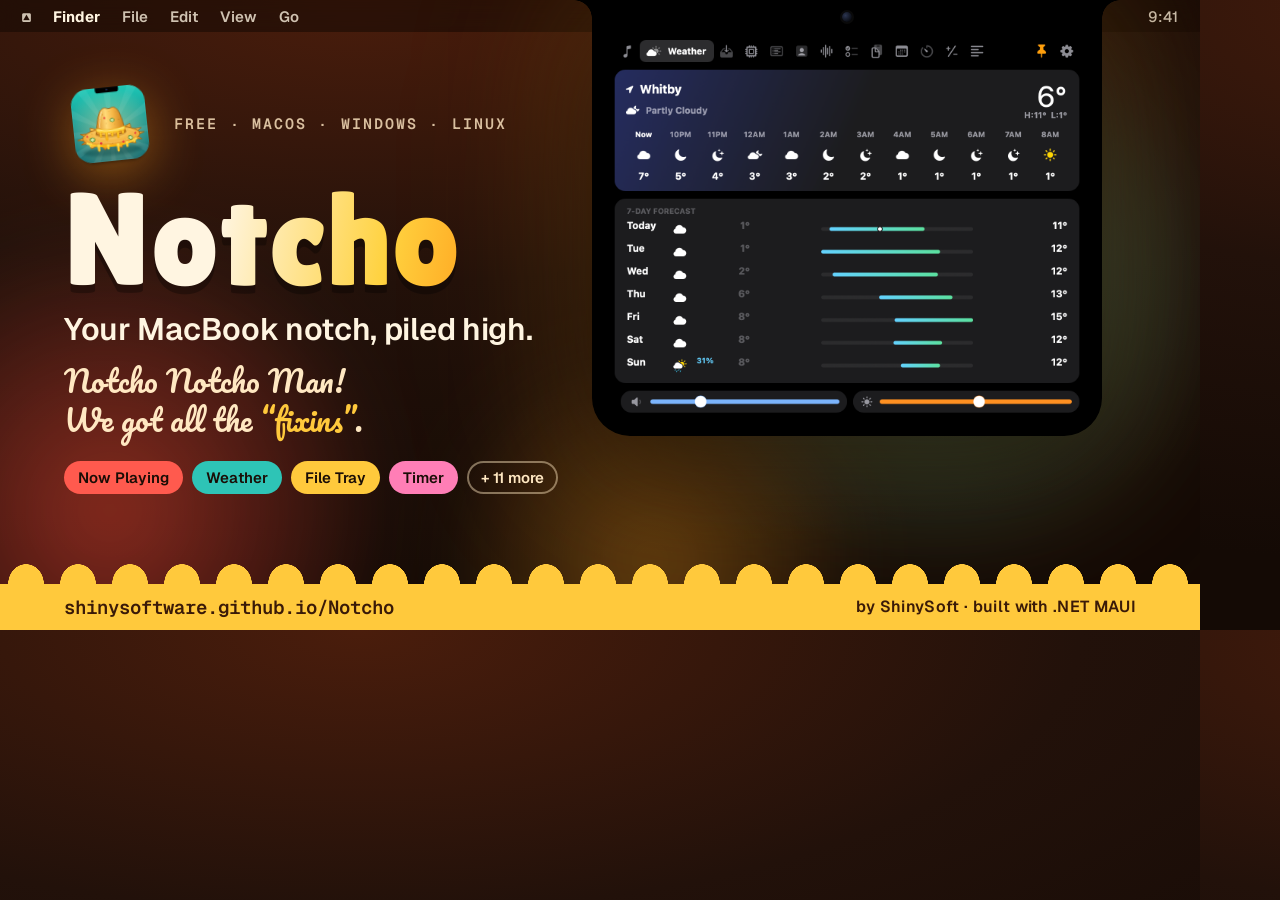
<file: docs/brand/social-card.html>
<!doctype html>
<!-- The website's social preview (og:image), 1200x630. Render it to website/assets/social-card.png with (macOS):
     "/Applications/Microsoft Edge.app/Contents/MacOS/Microsoft Edge" --headless --hide-scrollbars --force-device-scale-factor=1 \
       --virtual-time-budget=8000 --window-size=1200,630 --screenshot=website/assets/social-card.png docs/brand/social-card.html -->
<html lang="en">
<head>
<meta charset="utf-8">
<link rel="stylesheet" href="https://fonts.googleapis.com/css2?family=Lilita+One&family=Pacifico&family=Geist:wght@400..700&family=Geist+Mono:wght@500;600&display=swap">
<style>
  * { box-sizing: border-box; }
  html, body { margin: 0; width: 1200px; height: 630px; overflow: hidden; }
  body { position: relative; background: radial-gradient(120% 90% at 30% 0%, #4a1d0c, #22110a 50%, #140a05); color: #fff5e1; font-family: "Geist", system-ui, sans-serif; -webkit-font-smoothing: antialiased; }

  .blob { position: absolute; border-radius: 50%; mix-blend-mode: screen; opacity: .55; filter: blur(30px); }
  .b1 { width: 620px; height: 620px; left: -200px; top: 200px; background: radial-gradient(circle, #e63b2e, transparent 65%); }
  .b2 { width: 640px; height: 640px; right: -60px; top: -40px; background: radial-gradient(circle, #14988c, transparent 65%); }
  .b3 { width: 460px; height: 460px; left: 420px; top: 330px; background: radial-gradient(circle, #ff9f1c, transparent 65%); opacity: .35; }

  /* A macOS menu bar, so the panel reads as growing out of the notch. */
  .menubar { position: absolute; left: 0; right: 0; top: 0; height: 32px; background: rgba(20, 10, 5, .55); backdrop-filter: blur(10px);
    display: flex; align-items: center; justify-content: space-between; padding: 0 22px; font: 600 15px/1 "Geist", sans-serif; color: rgba(255, 245, 225, .78); }
  .menubar .l { display: flex; gap: 22px; }
  .menubar .l b { font-weight: 700; color: #fff5e1; }
  .menubar .r { display: flex; gap: 18px; font-weight: 500; }

  /* The open notch: flush with the top edge, curving out into the menu bar like the real one. */
  .notch { position: absolute; top: 0; left: 592px; width: 510px; padding: 34px 12px 12px; background: #000; border-radius: 0 0 38px 38px;
    filter: drop-shadow(0 30px 60px rgba(0, 0, 0, .55)) drop-shadow(0 0 70px rgba(255, 159, 28, .28)); }
  .notch::before, .notch::after { content: ""; position: absolute; top: 0; width: 18px; height: 18px; }
  .notch::before { right: 100%; background: radial-gradient(circle at 0 100%, transparent 17.5px, #000 18px); }
  .notch::after { left: 100%; background: radial-gradient(circle at 100% 100%, transparent 17.5px, #000 18px); }
  .cam { position: absolute; top: 12px; left: 50%; width: 10px; height: 10px; margin-left: -5px; border-radius: 50%; background: radial-gradient(circle at 35% 35%, #2b3550, #0b0d14 70%); box-shadow: 0 0 0 2px #0a0a0a; }
  .notch img { display: block; width: 100%; border-radius: 26px; }

  .copy { position: absolute; left: 64px; top: 78px; width: 520px; }
  .eyebrow { display: flex; align-items: center; gap: 18px; }
  .eyebrow img { width: 92px; height: 92px; transform: rotate(-6deg); filter: drop-shadow(0 12px 26px rgba(255, 159, 28, .45)); }
  .eyebrow span { font: 600 15px/1.5 "Geist Mono", monospace; letter-spacing: .14em; text-transform: uppercase; color: #d9bf9f; }
  h1 { margin: 6px 0 0; font: 400 132px/.95 "Lilita One", system-ui, sans-serif; letter-spacing: .005em; filter: drop-shadow(0 8px 0 rgba(0, 0, 0, .3));
    background: linear-gradient(100deg, #fff5e1 30%, #ffd23f 62%, #ff9f1c 82%, #ff5a4e); -webkit-background-clip: text; background-clip: text; color: transparent; }
  .tag { margin: 10px 0 0; font: 600 31px/1.2 "Geist", sans-serif; letter-spacing: -.01em; }
  .slogan { margin: 12px 0 0; font: 400 30px/1.3 "Pacifico", cursive; color: #ffe8c2; }
  .slogan b { font-weight: 400; color: #ffc93c; }
  .chips { margin-top: 22px; display: flex; flex-wrap: wrap; gap: 9px; max-width: 520px; }
  .chip { font: 600 15px/1 "Geist", sans-serif; padding: 9px 14px; border-radius: 999px; color: #1a0d06; background: var(--c); }
  .chip.more { background: transparent; color: #ffe8c2; box-shadow: inset 0 0 0 2px rgba(255, 232, 194, .45); }

  .drip { position: absolute; left: 0; right: 0; bottom: 0; height: 46px; background: #ffc93c; display: flex; align-items: center; justify-content: space-between; padding: 0 64px; }
  .drip::before { content: ""; position: absolute; left: 0; right: 0; bottom: 100%; height: 30px; background: radial-gradient(18px 20px at 50% 100%, #ffc93c 98%, transparent) 0 0 / 52px 30px repeat-x; }
  .drip span { position: relative; font: 600 19px/1 "Geist Mono", monospace; color: #3a1a08; }
  .drip span.by { font: 600 16px/1 "Geist", sans-serif; letter-spacing: .02em; }
</style>
</head>
<body>
  <span class="blob b1"></span><span class="blob b2"></span><span class="blob b3"></span>

  <div class="menubar">
    <div class="l"><span>&#63743;</span><b>Finder</b><span>File</span><span>Edit</span><span>View</span><span>Go</span></div>
    <div class="r"><span>9:41</span></div>
  </div>

  <div class="notch">
    <span class="cam"></span>
    <img src="../screenshots/weather.png" alt="">
  </div>

  <div class="copy">
    <div class="eyebrow">
      <img src="../../website/assets/icon.svg" alt="">
      <span>Free · macOS · Windows · Linux</span>
    </div>
    <h1>Notcho</h1>
    <p class="tag">Your MacBook notch, piled high.</p>
    <p class="slogan">Notcho Notcho Man!<br>We got all the <b>“fixins”</b>.</p>
    <div class="chips">
      <span class="chip" style="--c:#ff5a4e">Now Playing</span>
      <span class="chip" style="--c:#2ec4b6">Weather</span>
      <span class="chip" style="--c:#ffc93c">File Tray</span>
      <span class="chip" style="--c:#ff7eb6">Timer</span>
      <span class="chip more">+ 11 more</span>
    </div>
  </div>

  <div class="drip"><span>shinysoftware.github.io/Notcho</span><span class="by">by ShinySoft · built with .NET MAUI</span></div>
</body>
</html>
</file>
